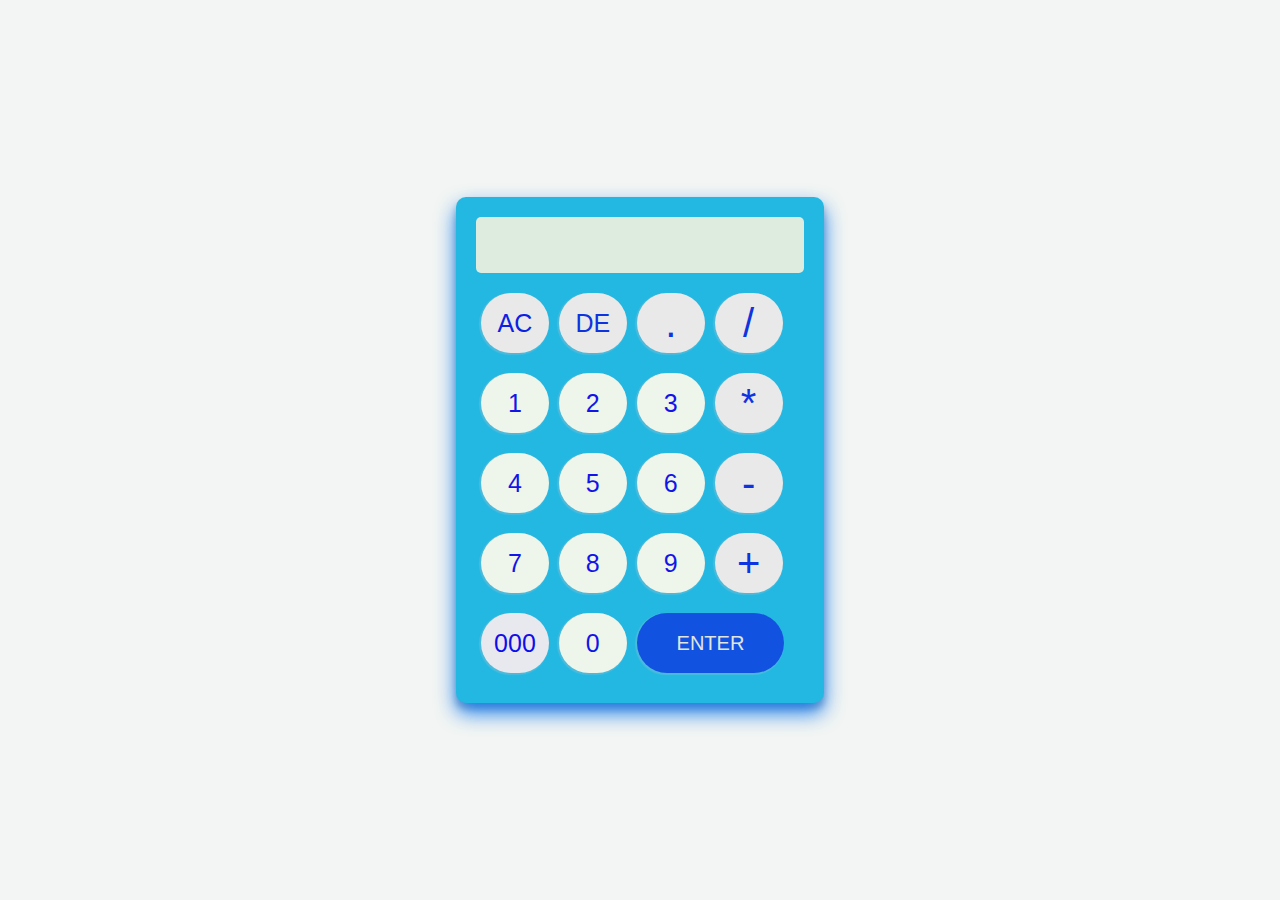
<file: CALCULATOR/index.html>
<!DOCTYPE html>
<html lang="en">
<head>
    <meta charset="UTF-8">
    <meta http-equiv="X-UA-Compatible" content="IE=edge">
    <meta name="viewport" content="width=device-width, initial-scale=1.0">
    <title>Calculator</title>
    <link rel="stylesheet" href="./cal.css">
</head>
<body>
    <div id="calculator">
        <input type="text" id="display" disabled />
        <br />
        <button id="ac" class="operator white">AC</button>
        <button id="de" class="operator white">DE</button>
        <button id="." class="operator white size">.</button>
        <button id="/" class="operator white size">/</button>
        <br />
        <button id="1">1</button>
        <button id="2">2</button>
        <button id="3">3</button>
        <button id="*" class="operator white size">*</button>
        <br />
        <button id="4">4</button>
        <button id="5">5</button>
        <button id="6">6</button>
        <button id="-" class="operator white size">-</button>
        <br />
        <button id="7">7</button>
        <button id="8">8</button>
        <button id="9">9</button>
        <button id="+" class="operator white size">+</button>
        <br />
        <button id="000" class="color">000</button>
        <button id="0">0</button>
        <button id="=" class="equal operator Equalcolor">ENTER</button>
    </div> 
    <script src="./script.js"></script>
</body>
</html>
</file>
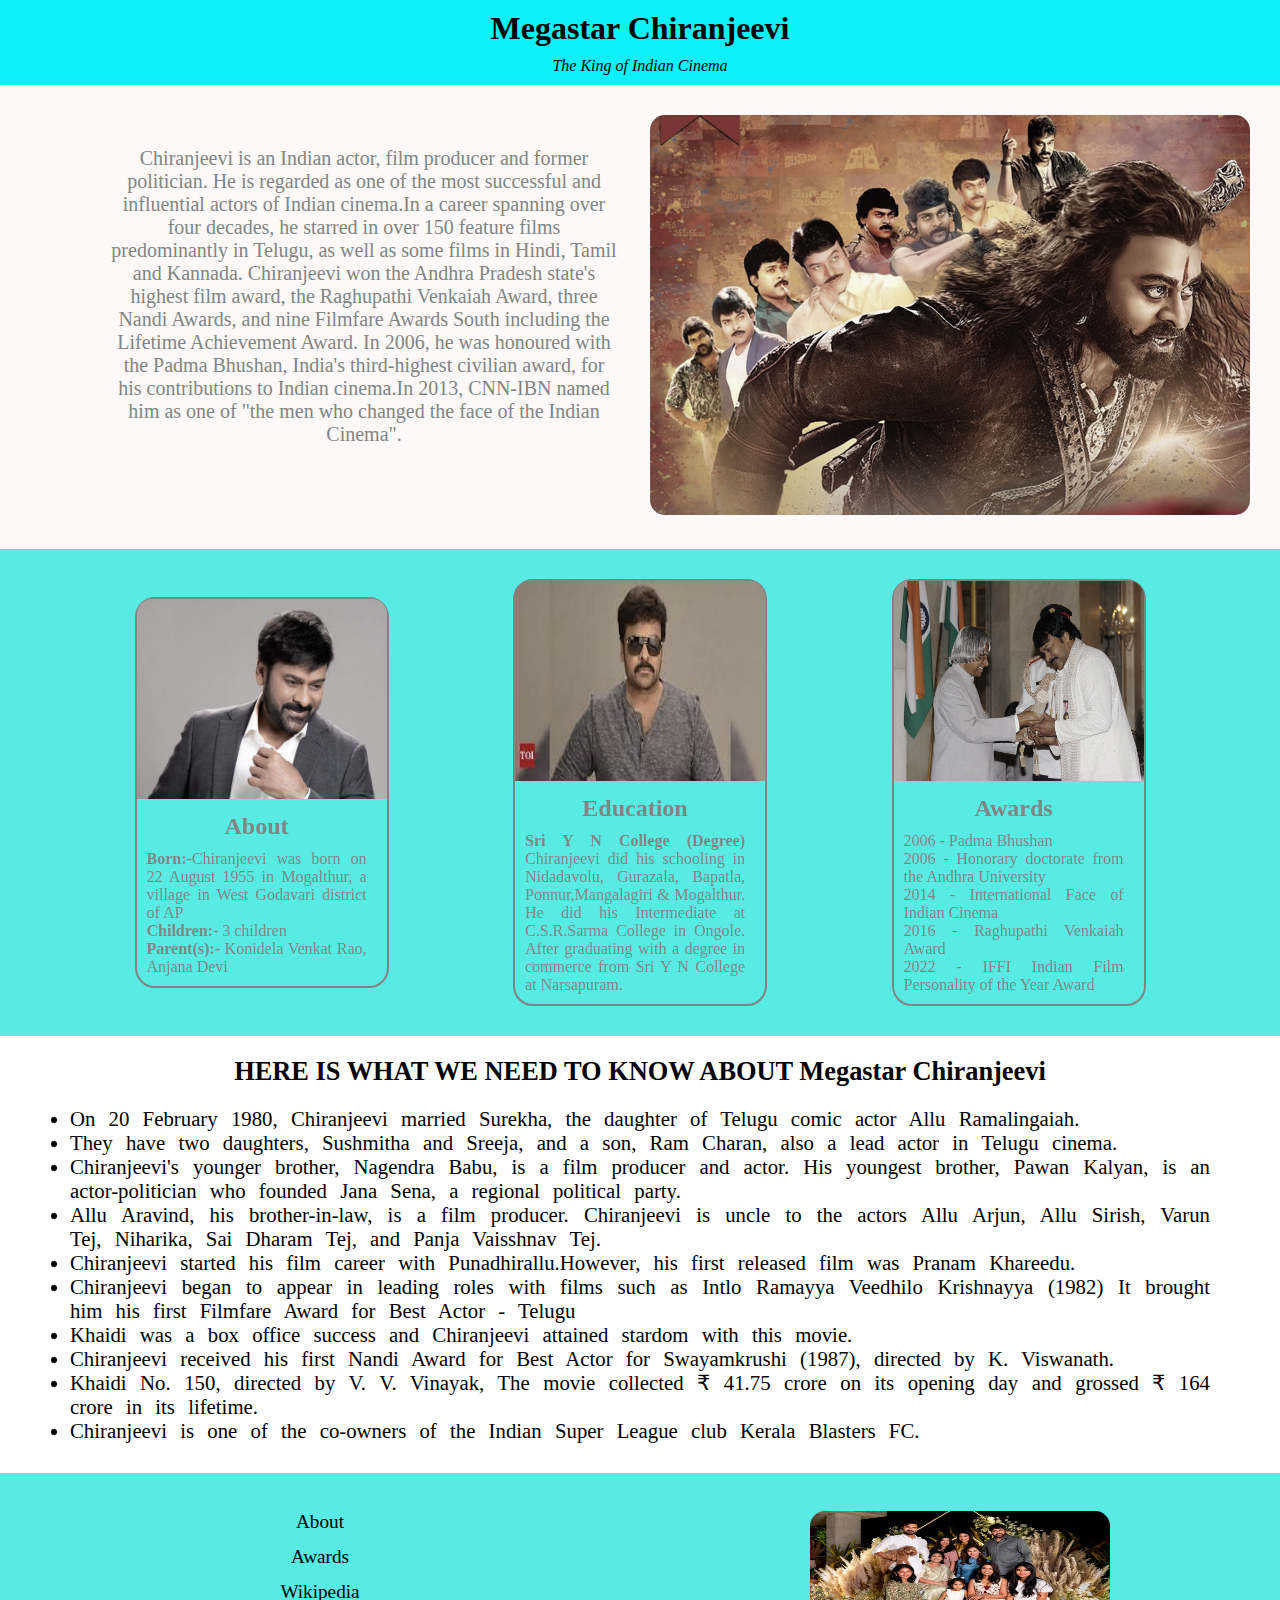
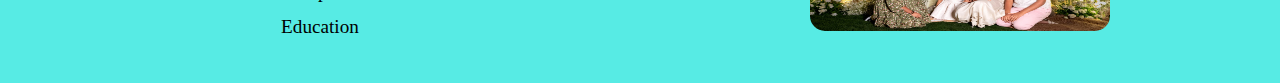
<file: Tribute page/index.html>
<!DOCTYPE html>
<html lang="en">
<head>
    <meta charset="UTF-8">
    <meta http-equiv="X-UA-Compatible" content="IE=edge">
    <meta name="viewport" content="width=device-width, initial-scale=1.0">
    <title>Tribute Page</title>
    <link rel="stylesheet" href="tri.css">
    <link rel="icon" type="image/x-icon" href="./chiru_family1629641978.jpg">
</head>
<body>
    
    <div class="wrapper">
        <div class="container">
            <div class="heading">
                <h1 class="main-heading">
                    Megastar Chiranjeevi
                </h1>
                <p class="sub-heading">The King of Indian Cinema</p>
            </div>
            <div class="para">
                <div class="para-left">
                    <p>Chiranjeevi is an Indian actor, 
                        film producer and former politician. He is regarded as one of the most successful and 
                        influential actors of Indian cinema.In a career spanning over four decades, 
                        he starred in over 150 feature films predominantly in Telugu, as well as some films in Hindi, 
                        Tamil and Kannada. Chiranjeevi won the Andhra Pradesh state's highest film award, 
                        the Raghupathi Venkaiah Award, three Nandi Awards, and nine Filmfare Awards South including the 
                        Lifetime Achievement Award. In 2006, he was honoured with the Padma Bhushan, 
                        India's third-highest civilian award, for his contributions to Indian cinema.In 2013, 
                        CNN-IBN named him as one of "the men who changed the face of the Indian Cinema".
                        </p>
                </div>
                <div class="para-right">
                    <img src="./41-Years-Of-MEGASTAR-Chiranjeevi-Journey.jpg" alt="" class="img">
                </div>
            </div>
            <div class="box ">
                <div class="box1" >
                    <figure>
                        <img class="img1" src="./Chiru-1.jpg">
                        <figcaption>
                            <h2>About</h2>
                            <span><b>Born:-</b></span>Chiranjeevi was born on 22 August 1955 in Mogalthur, a village in West Godavari district of AP
                            <br><span><b>Children:-</b></span> 3 children<br>
                            <span><b>Parent(s):-</b></span> Konidela Venkat Rao, Anjana Devi
                        </figcaption>
                    </figure>
                </div>
                <div class="box2">
                    <figure>
                        <img class="img2" src="./images.jpg">
                        <figcaption>
                            <h2>Education</h2> 
                            <b>Sri Y N College (Degree)</b>
                            Chiranjeevi did his schooling in Nidadavolu, Gurazala, Bapatla, Ponnur,Mangalagiri & Mogalthur.
                            He did his Intermediate at C.S.R.Sarma College in Ongole. After graduating with a degree in commerce from Sri Y N College at Narsapuram. </figcaption>
                    </figure>
                </div>
                <div class="box3">
                    <figure>
                    <img class="img3" src="./award.jpg">
                    <figcaption>
                            <h2>Awards</h2>
                            2006 - Padma Bhushan <br>    
                            2006 - Honorary doctorate from the Andhra University <br>
                            2014 - International Face of Indian Cinema <br>
                            2016 - Raghupathi Venkaiah Award  <br>
                            2022 - IFFI Indian Film Personality of the Year Award<br>
                    </figcaption>
                    </figure>
                </div>
            </div>
            <div class="content">
                <div class="cont-main">
                    <h2>HERE IS WHAT WE NEED TO KNOW ABOUT Megastar Chiranjeevi</h2>
                </div>
                <div class="cont-sub-main">
                    <ul>
                        <li>On 20 February 1980, Chiranjeevi married Surekha, the daughter of Telugu comic actor Allu Ramalingaiah.</li>
                        <li>They have two daughters, Sushmitha and Sreeja, and a son, Ram Charan, also a lead actor in Telugu cinema.</li>
                        <li>Chiranjeevi's younger brother, Nagendra Babu, is a film producer and actor. His youngest brother, Pawan Kalyan, is an actor-politician who founded Jana Sena, a regional political party.</li>
                        <li>Allu Aravind, his brother-in-law, is a film producer. Chiranjeevi is uncle to the actors Allu Arjun, Allu Sirish, Varun Tej, Niharika, Sai Dharam Tej, and Panja Vaisshnav Tej.</li>
                        <li>Chiranjeevi started his film career with Punadhirallu.However, his first released film was Pranam Khareedu.</li>
                        <li>Chiranjeevi began to appear in leading roles with films such as Intlo Ramayya Veedhilo Krishnayya (1982) It brought him his first Filmfare Award for Best Actor - Telugu </li>
                        <li>Khaidi was a box office success and Chiranjeevi attained stardom with this movie.</li>
                        <li>Chiranjeevi received his first Nandi Award for Best Actor for Swayamkrushi (1987), directed by K. Viswanath.</li> 
                        <li> Khaidi No. 150, directed by V. V. Vinayak, The movie collected ₹ 41.75 crore on its opening day and grossed ₹ 164 crore in its lifetime.</li>
                        <li>Chiranjeevi is one of the co-owners of the Indian Super League club Kerala Blasters FC.</li>
                    </ul>
                </div>
            </div>
            <div class="footer">
                <div class="nav-bar">
                    <div class="nav-item">About</div>
                    <div class="nav-item">Awards</div>
                    <div class="nav-item">Wikipedia</div>
                    <div class="nav-item">Education</div>
                </div>
                <div class="image">
                    <img src="./FueqRfWWwAATTbs.jpg">
                </div>
            </div>
        </div>
    </div>
</body>
</html>
</file>
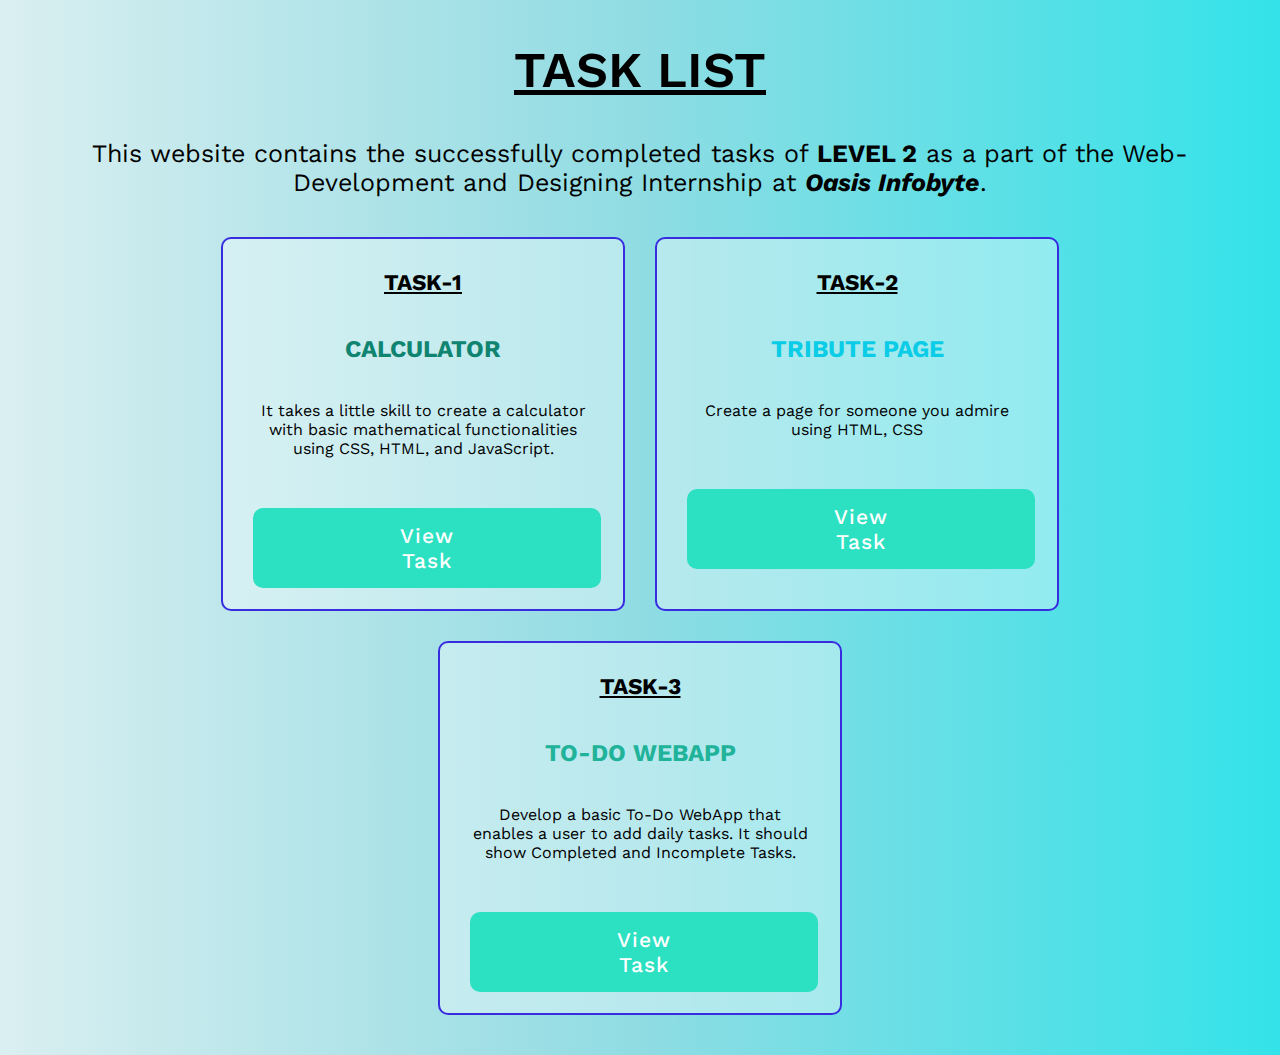
<file: Main page/main index.html>
<!DOCTYPE html>
<html lang="en">
<head>
    <meta charset="UTF-8">
    <meta http-equiv="X-UA-Compatible" content="IE=edge">
    <meta name="viewport" content="width=device-width, initial-scale=1.0">
    <title>TASK PAGE</title>
    <link rel="stylesheet" href="main.css">
</head>
<body>
    <section class="home-content">
        <h1 class="hc-head"><u>TASK LIST</u></h1>
        <div class="p-con">
            <p>This website contains the successfully completed tasks of <b>LEVEL 2</b> as a part of the Web-Development and Designing Internship at <b><i>Oasis Infobyte</i></b>.
            </p>
        </div>
        
        <div class="home-bio">
    
            <div class="trans">
                <div class="trans-head">
                    <h3><u>TASK-1</u></h3>
                </div>
                <div class="trans-con">
                   <p><h2 style="color: #0f8471;">CALCULATOR</h2><br><br>It takes a little skill to create a calculator with basic mathematical functionalities using CSS, HTML, and JavaScript.</p>
                </div>
                <div class="box-text">
                    <a href="Task 1/index.html" style="color:#f3e071;"><button id="btn">View Task</button></a>
                </div>
            </div>
        
            <div class="trans">
                <div class="trans-head">
                    <h3><u>TASK-2</u></h3>
                </div>
                <div class="trans-con">
                    <p><h2 style="color: rgb(11, 204, 230);">TRIBUTE PAGE</h2><br><br>Create a page for someone you admire using HTML, CSS</p>
                </div>
                <div class="box-text">
                    <a href="Task 2/index.html" style="color:#fff;"><button id="btn">View Task</button></a>
                </div>
            </div>

            <div class="trans">
                <div class="trans-head">
                    <h3><u>TASK-3</u></h3>
                </div>
                <div class="trans-con">
                    <p><h2 style="color: #20b39a;">TO-DO WEBAPP</h2><br><br>Develop a basic To-Do WebApp that enables a user to add daily tasks. It should show Completed and Incomplete Tasks.</p>
                </div>
                <div class="box-text">
                    <a href="Task 3/index.html" style="color:#fff;"><button id="btn">View Task</button></a>
                </div>
            </div>

        </div>

    </section>
    
</body>
</html>
</file>
<file: CALCULATOR/cal.css>
body{
    text-align: center;
    margin: 0;
    background: hsla(132, 14%, 93%, 0.621);
    display: flex;
    align-items: center;
    justify-content: center;
    height: 100vh;
    user-select: none;
}

#calculator{
    max-width: 360px;
    background-color: #22b8e2;
    border-radius: 10px;
    padding: 20px;
    box-shadow: 0 10px 20px rgba(5, 114, 238, 0.9), 0 6px 6px rgba(0, 0, 0, 0.23);
}

#display{
    width: 100%;
    height: 56px;
    font-size: 22px;
    text-align: right;
    margin-bottom: 10px;
    padding: 20px;
    border-radius: 5px;
    color: #141413;
    background-color: rgb(221, 236, 222);
    border: none;
    box-sizing: border-box;
}

button{
    width: calc(21% - 1px);
    height: 60px;
    font-size: 25px;
    margin: 10px 5px;
    border: none;
    border-radius: 50px;
    float: left;
    background-color:#eef5ea;
    color: #1115e9;
    -webkit-box-shadow: -1px 1px 1px 1px rgba(240, 201, 201, 0.2);
    -moz-box-shadow: -1px 1px 1px 1px rgba(240, 201, 201, 0.2);
    box-shadow: -1px 1px 1px 1px rgba(240, 201, 201, 0.2);
    transition: .3s;
}

button:hover{
    cursor: pointer;
    transform: scale(1.1);
    box-shadow: 0 0 10px rgb(232, 236, 232);
    text-shadow: 0 0 18px rgb(218, 226, 216);
}

button:active{
    transform: scale(1.05);
    box-shadow: 0 2px 4px 1px rgba(112, 240, 8, 0.19), 0 1.5px 1.5px rgba(236, 243, 237, 0.23);
}

.operator{
    color: #0d34e0;
}

#ac{
    color: #0b21e4;
}

.equal{
    width: calc(48% - 10px);
}

.white{
    background-color: rgb(233, 233, 233);
}
.white:hover{
    transform: scale(1.1);
}

.Equalcolor{
    background-color: rgb(17, 83, 224);
    color: rgb(224, 230, 221);
    font-size: 20px;
}

.size{
    font-size: 40px;
}

.color{
    background-color: rgb(231, 233, 238);
    color: rgb(16, 13, 235);
}
</file>
<file: Tribute page/tri.css>
*{
    padding: 0;
    margin: 0;
    box-sizing: border-box;
    /* user-select: none; */
}

.wrapper{
    overflow-y: auto;
    overflow-x: hidden;
}

.container{
    width: 100vw;
    /* height: 100vh; */
    background-color: rgb(87, 235, 228);
}

.heading{
    background-color: rgb(13, 240, 248);
    padding: 10px;
    position: sticky;
}

.main-heading{
    text-align: center;
    user-select: none;
    padding-bottom: 10px;
}

.sub-heading{
    font-style: italic;
    text-align: center;
    user-select: none;
}

.para{
    display: flex;
    padding: 30px;
    gap: 2rem;
    background-color: rgb(255, 248, 248);
}

.para-left{
    position: relative;
    flex-direction: column;
    width: 50%;
    font-size: 20px;
    text-align: justify;
    text-align: center;
    padding-top: 2rem;
    color: rgb(128, 133, 133);
    padding-left: 5rem;
    transition: all 1s;
}

.para-right{
    position: relative;
    width: 50%;
    text-align: center;
    transition: all 0.5s;
    border-radius: 10px;
    /* opacity: 0.2; */
    filter: grayscale(60%);
}

.img{
    border-radius: 15px;
    border: 10px;
}

.para-left:hover{
    color: rgb(0, 0, 0);
    transform: scale(1.2);
    text-shadow: 1px 1px 2px rgb(146, 143, 143);
}

.para-right:hover{
    transform: scale(1.1);
    filter: brightness(100%);
}

.box{   
    display: flex;
    flex-wrap: wrap;
    gap: 20px;
    flex-direction: row;
    justify-content: space-evenly;
    padding: 30px 30px 30px 30px;
    align-content: flex-end;
    align-items: center;
}

.box figure img{
    width: 250px;
    height: 200px;
    border-radius: 15px 15px 0px 0px;
}

figure{
    text-align: justify;
    border: 2px solid rgb(128, 133, 133);
    border-radius: 20px;
    transition: all 0.3s;
    filter: grayscale(50%);
}

figcaption h2{
    text-align: center;
    padding-bottom: 10px;
}

figcaption{
    width: 240px;
    padding: 10px;
    color: rgb(128, 133, 133);
    transition: all 0.1s;
    font-size: 1em;
    font-weight: 1rem;
    
}

figure:hover{
    transform: scale(1.1);
    text-shadow : black;
    filter: grayscale(0%);
    box-shadow: 6px 5px 51px 5px rgb(103, 107, 107);
}

figcaption:hover{
    color: black;
}

.content{
    padding: 20px 30px 30px 30px;
    background-color: white;
}

.cont-main{
    text-align: center;
    padding-bottom: 20px;
    font-size: 1.1rem;
}

.cont-sub-main{
    padding: 0px 40px 0px 40px;
    font-size: 1.3rem;
    font-weight: 10em;
    text-align: justify;
    word-spacing: 0.5rem;

}

.footer{
    display: flex;
    flex-wrap: wrap;
    flex-direction: row;
    align-content: center;
    justify-content: space-evenly;
    align-items: center;
    padding: 30px 0px 40px 0px;
}

.nav-bar{
    width: 50%;
    text-align: center;  
    font-size: 1.2rem;
    font-weight: 540;
}

 .nav-item{
    padding: 8px 0px 5px 0px;
 }

.image{
    width: 50%;
    text-align: center;
}

.image img{
    width: 300px;
    height: 120px;
    border-radius: 15px;
}

.nav-item:hover{
    font-weight: bolder;
}
</file>
<file: Main page/main.css>
@import url('https://fonts.googleapis.com/css2?family=Work+Sans:wght@300;400;500;600&display=swap');

*{
    margin: 0;
    padding: 0;
    font-family: 'Work Sans', sans-serif;
}

*::selection{
    background-color: rgb(137, 73, 241);
}

body{
    background: linear-gradient(90deg,#fdf8f3,#f0efea,#e9e5e2); 
}

.home-content{
    padding: 20px;
    background: linear-gradient(90deg,#c6eaf0a1,#90dce3,#33e3e9); 
    min-height: 100vh;
}

.hc-head{
    text-align: center;
    padding: 20px;
    font-weight: 600;
    font-size: 50px;
}

.home-content .home-bio{
    margin: 5px 0;
    display:flex;
    flex-wrap: wrap;
    justify-content: center;
    align-items: center;

} 

.trans{
    position: relative;
    margin:15px;
    overflow: hidden;
    border: 2px solid #382ce0;
    border-radius: 10px;
    cursor:pointer;
    width:400px;
    height:350px;
    background: rgba(255, 255, 255, 0.363);
    padding: 10px 0px;
    
}

.trans-con {
    padding:30px;
    text-align:center;
}

.trans-head{
    margin-top: 10px;
    text-align:center;
    padding:10px;
    font-size: larger;
}


.box-text #btn{
    align-content: center;
    margin:20px 30px;
    padding: 0.938rem 9.188rem;
    border: none;
    color: #fff;
    font-size: 21px;
    font-weight: 500;
    letter-spacing: 1px;
    border-radius: 10px;
    background-color:#2ce0c2;
    cursor: pointer;
    transition: all 0.3s ease;
  }

.box-text #btn:hover{
    background-color:#f7b751b9;
    color: black;
}

.p-con{
    text-align: center;
    padding: 20px;
    font-size:25px;
}
</file>
